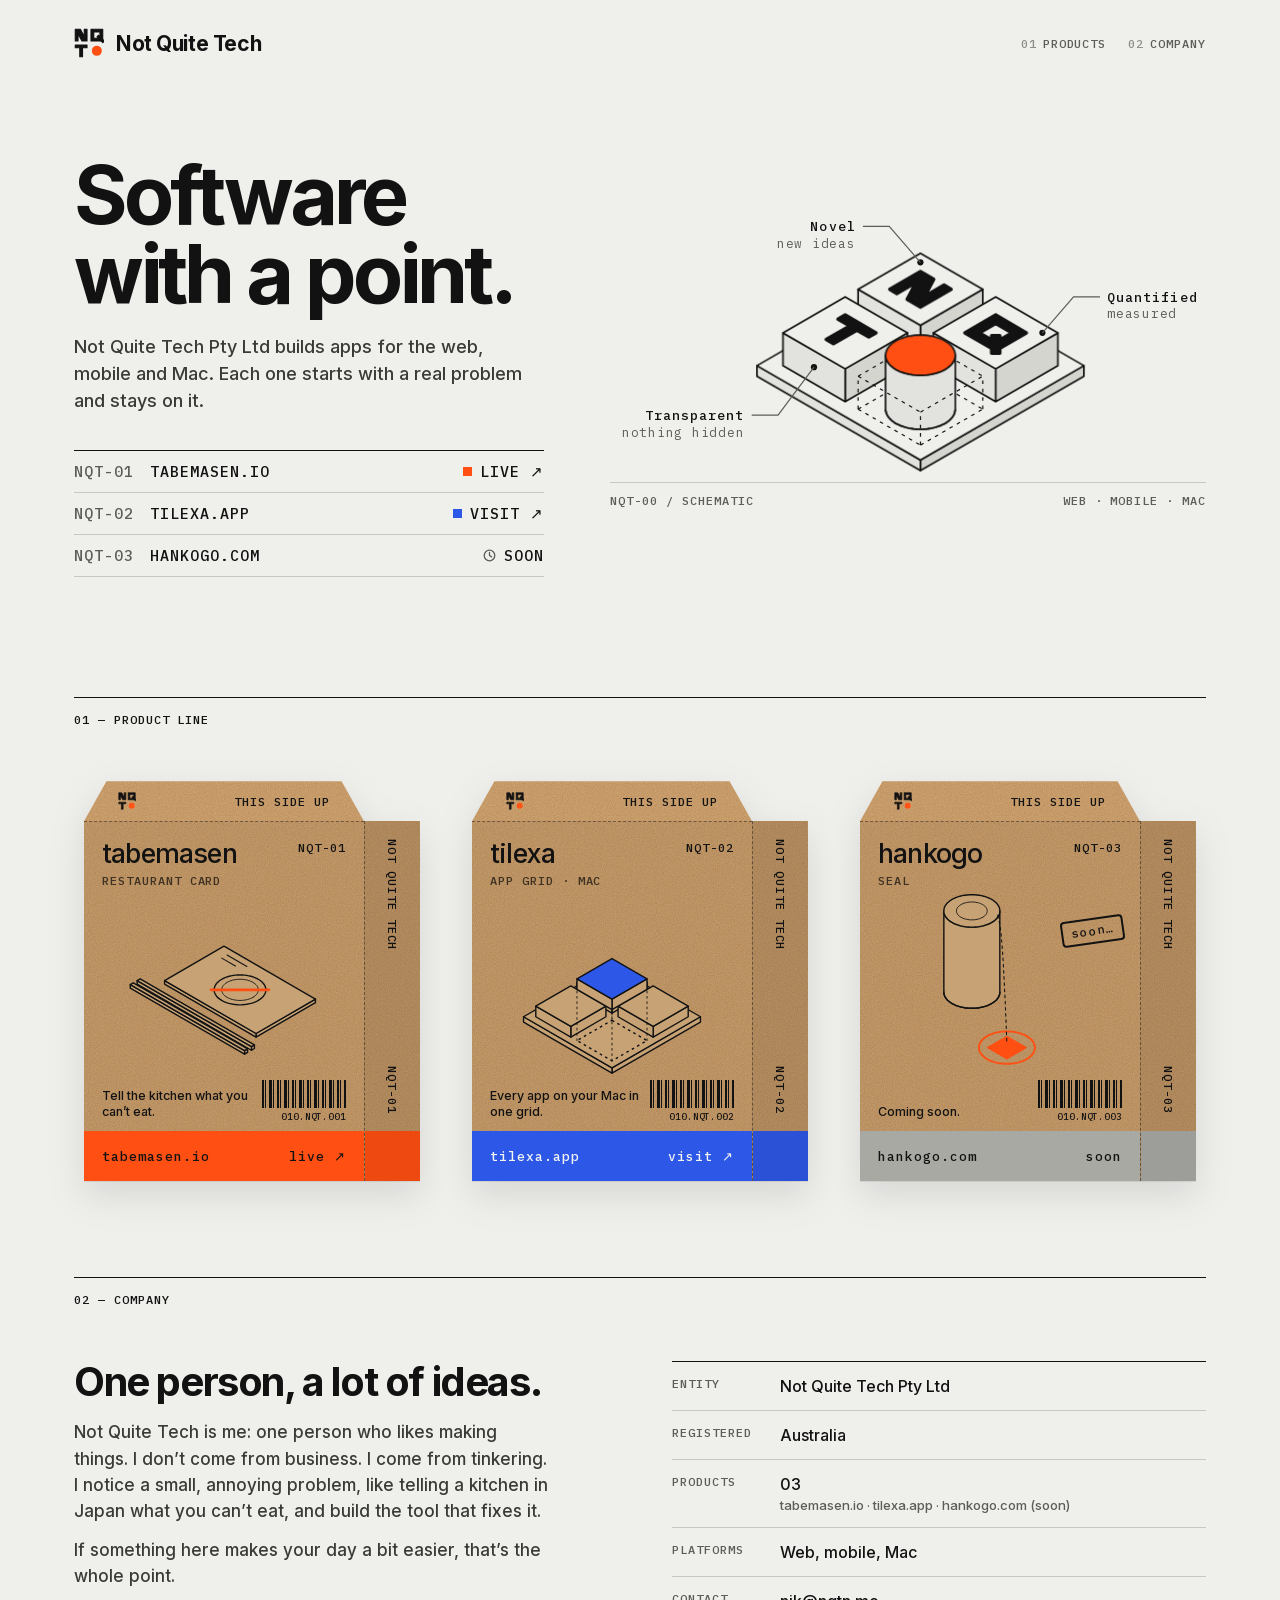
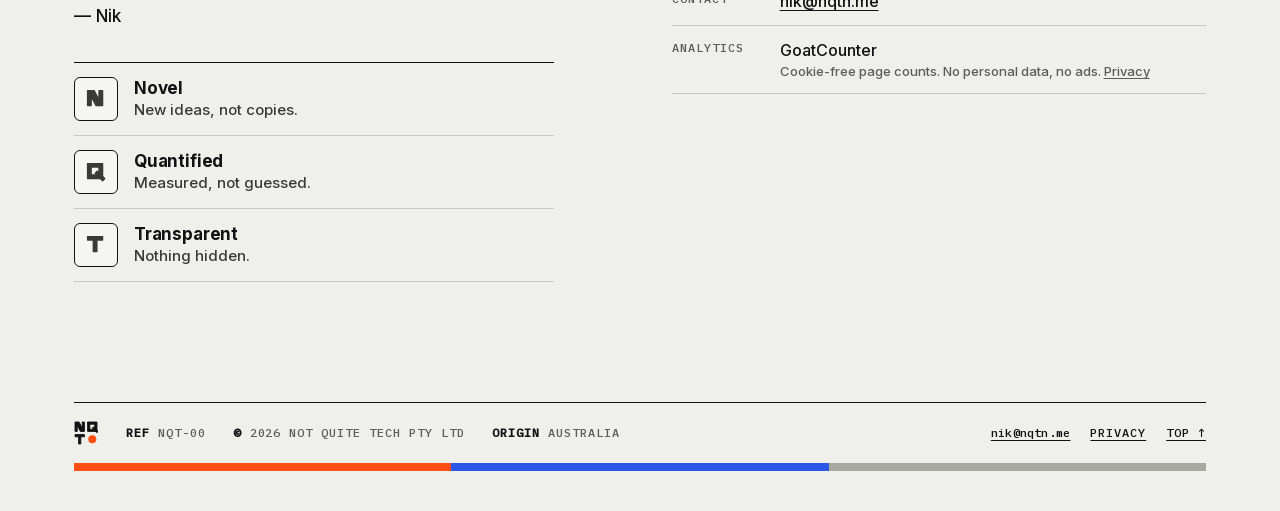
<file: index.html>
<!DOCTYPE html>
<html lang="en-AU">
<head>
  <meta charset="utf-8">
  <meta name="viewport" content="width=device-width, initial-scale=1">
  <title>Not Quite Tech · Software with a point</title>
  <meta name="description" content="Not Quite Tech Pty Ltd is an Australian company building apps for the web, mobile and Mac, including tabemasen, tilexa and hankogo.">
  <link rel="canonical" href="https://nqtn.me/">
  <meta name="theme-color" content="#EFEFEC">
  <link rel="icon" href="assets/img/favicon.svg" type="image/svg+xml">
  <link rel="apple-touch-icon" href="assets/img/apple-touch-icon.png">
  <meta property="og:type" content="website">
  <meta property="og:site_name" content="Not Quite Tech">
  <meta property="og:url" content="https://nqtn.me/">
  <meta property="og:locale" content="en_AU">
  <meta property="og:title" content="Not Quite Tech · Software with a point">
  <meta property="og:description" content="Apps for the web, mobile and Mac. Each one starts with a real problem and stays on it.">
  <meta property="og:image" content="https://nqtn.me/assets/img/og.png">
  <meta property="og:image:width" content="1200">
  <meta property="og:image:height" content="630">
  <meta property="og:image:alt" content="Not Quite Tech homepage: the headline Software with a point, beside a schematic of three lettered blocks and an orange cylinder.">
  <meta name="twitter:card" content="summary_large_image">
  <meta name="twitter:title" content="Not Quite Tech · Software with a point">
  <meta name="twitter:description" content="Apps for the web, mobile and Mac. Each one starts with a real problem and stays on it.">
  <meta name="twitter:image" content="https://nqtn.me/assets/img/og.png">
  <link rel="preload" href="assets/fonts/inter-latin.woff2" as="font" type="font/woff2" crossorigin>
  <link rel="stylesheet" href="assets/css/site.css">
  <script data-goatcounter="https://nqtn.goatcounter.com/count" async src="//gc.zgo.at/count.js"></script>
  <script type="application/ld+json">
  {"@context":"https://schema.org","@graph":[
    {"@type":"Organization","@id":"https://nqtn.me/#org","name":"Not Quite Tech","legalName":"Not Quite Tech Pty Ltd","url":"https://nqtn.me/","logo":{"@type":"ImageObject","url":"https://nqtn.me/assets/img/apple-touch-icon.png","width":180,"height":180},"address":{"@type":"PostalAddress","addressCountry":"AU"},"email":"nik@nqtn.me","founder":{"@type":"Person","name":"Nik"},"description":"Australian company building apps for the web, mobile and Mac."},
    {"@type":"WebSite","@id":"https://nqtn.me/#website","url":"https://nqtn.me/","name":"Not Quite Tech","publisher":{"@id":"https://nqtn.me/#org"},"inLanguage":"en-AU"},
    {"@type":"WebApplication","name":"tabemasen","url":"https://tabemasen.io","description":"A restaurant card that tells the kitchen what you can't eat.","applicationCategory":"LifestyleApplication","operatingSystem":"Web","publisher":{"@id":"https://nqtn.me/#org"}},
    {"@type":"SoftwareApplication","name":"Tilexa","url":"https://tilexa.app","description":"Shows every app on your Mac in one full-screen grid.","applicationCategory":"UtilitiesApplication","operatingSystem":"macOS 26","publisher":{"@id":"https://nqtn.me/#org"}}
  ]}
  </script>
</head>
<body>
<div class="page">

  <header class="top">
    <a class="brand" href="/" aria-label="Not Quite Tech home"><img src="assets/img/mark.svg" alt="" width="30" height="30"><b>Not Quite Tech</b></a>
    <nav class="mono" aria-label="Sections">
      <a href="#products"><span>01</span>Products</a>
      <a href="#company"><span>02</span>Company</a>
    </nav>
  </header>

  <main>
    <section class="hero" id="top">
      <div class="h-text">
        <h1>Software<br>with a point.</h1>
        <p>Not Quite Tech Pty Ltd builds apps for the web, mobile and Mac. Each one starts with a real problem and stays on it.</p>
        <div class="contents mono">
          <a href="https://tabemasen.io"><span class="muted">NQT-01</span><span class="nm2">tabemasen.io</span><span class="st"><i class="sq b1"></i>live ↗</span></a>
          <a href="https://tilexa.app"><span class="muted">NQT-02</span><span class="nm2">tilexa.app</span><span class="st"><i class="sq b2"></i>visit ↗</span></a>
          <span class="row"><span class="muted">NQT-03</span><span>hankogo.com</span><span class="st"><svg class="clk" viewBox="0 0 16 16" aria-hidden="true"><circle cx="8" cy="8" r="6.5" fill="none" stroke="currentColor" stroke-width="1.6"/><path d="M8 4.2V8l2.6 1.7" fill="none" stroke="currentColor" stroke-width="1.6" stroke-linecap="round" stroke-linejoin="round"/></svg>soon</span></span>
        </div>
      </div>
      <figure class="h-art">
        <svg class="schem" viewBox="-29 50 497 222" role="img" aria-labelledby="schem-t"><title id="schem-t">Schematic of the Not Quite Tech mark as three blocks and a cylinder. N: novel, new ideas, not copies. Q: quantified, measured, not guessed. T: transparent, nothing hidden. An orange cylinder stands in the outline of a fourth block.</title><g class="s s-base"><polygon class="fr" points="366.4,187.0 230.0,265.8 230.0,257.0 366.4,178.2"/><polygon class="fl" points="93.6,187.0 230.0,265.8 230.0,257.0 93.6,178.2"/><polygon class="ft" points="230.0,99.5 366.4,178.2 230.0,257.0 93.6,178.2"/></g><g class="s s-b1"><polygon class="fr" points="282.0,142.0 230.0,172.0 230.0,144.5 282.0,114.5"/><polygon class="fl" points="178.0,142.0 230.0,172.0 230.0,144.5 178.0,114.5"/><polygon class="ft" points="230.0,84.5 282.0,114.5 230.0,144.5 178.0,114.5"/><polygon class="lt" fill-rule="evenodd" style="stroke-width:2.89" points="230.0,99.7 241.1,106.1 233.6,120.3 249.7,111.0 255.6,114.5 230.0,129.3 218.9,122.9 226.4,108.7 210.3,118.0 204.4,114.5"/></g><g class="s s-b2"><polygon class="fr" points="344.7,178.2 292.8,208.2 292.8,180.8 344.7,150.8"/><polygon class="fl" points="240.8,178.2 292.8,208.2 292.8,180.8 240.8,150.8"/><polygon class="ft" points="292.8,120.8 344.7,150.8 292.8,180.8 240.8,150.8"/><polygon class="lt" fill-rule="evenodd" style="stroke-width:2.89" points="292.8,135.9 318.4,150.8 292.8,165.6 267.1,150.8 292.8,135.9 292.8,142.9 279.1,150.8 292.8,158.6 306.5,150.8 292.8,142.9"/><polygon class="lt" fill-rule="evenodd" style="stroke-width:2.89" points="289.4,153.1 296.2,153.1 296.2,167.7 289.4,167.7"/></g><g class="s s-b3"><polygon class="fr" points="219.2,178.2 167.2,208.2 167.2,180.8 219.2,150.8"/><polygon class="fl" points="115.3,178.2 167.2,208.2 167.2,180.8 115.3,150.8"/><polygon class="ft" points="167.2,120.8 219.2,150.8 167.2,180.8 115.3,150.8"/><polygon class="lt" fill-rule="evenodd" style="stroke-width:2.89" points="167.2,135.9 192.9,150.8 186.9,154.2 177.0,148.5 157.4,159.9 151.4,156.4 171.1,145.1 161.2,139.4"/></g><g class="s s-ghost"><line class="gh" x1="178.0" y1="214.5" x2="230.0" y2="184.5"/><line class="gh" x1="230.0" y1="184.5" x2="282.0" y2="214.5"/><line class="gh" x1="178.0" y1="187.0" x2="230.0" y2="157.0"/><line class="gh" x1="230.0" y1="157.0" x2="282.0" y2="187.0"/><line class="gh" x1="230.0" y1="184.5" x2="230.0" y2="157.0"/></g><g class="s s-cyl"><polygon class="fl" points="259.1,214.5 259.0,215.6 258.8,216.7 258.5,217.8 258.1,218.8 257.5,219.9 256.9,220.9 256.1,221.9 255.2,222.9 254.2,223.8 253.1,224.7 251.9,225.6 250.6,226.4 249.2,227.1 247.7,227.8 246.2,228.5 244.5,229.0 242.9,229.6 241.1,230.0 239.3,230.4 237.5,230.7 235.7,231.0 233.8,231.2 231.9,231.3 230.0,231.3 228.1,231.3 226.2,231.2 224.3,231.0 222.5,230.7 220.7,230.4 218.9,230.0 217.1,229.6 215.5,229.0 213.8,228.5 212.3,227.8 210.8,227.1 209.4,226.4 208.1,225.6 206.9,224.7 205.8,223.8 204.8,222.9 203.9,221.9 203.1,220.9 202.5,219.9 201.9,218.8 201.5,217.8 201.2,216.7 201.0,215.6 200.9,214.5 200.9,169.5 201.0,170.6 201.2,171.7 201.5,172.8 201.9,173.8 202.5,174.9 203.1,175.9 203.9,176.9 204.8,177.9 205.8,178.8 206.9,179.7 208.1,180.6 209.4,181.4 210.8,182.1 212.3,182.8 213.8,183.5 215.5,184.0 217.1,184.6 218.9,185.0 220.7,185.4 222.5,185.7 224.3,186.0 226.2,186.2 228.1,186.3 230.0,186.3 231.9,186.3 233.8,186.2 235.7,186.0 237.5,185.7 239.3,185.4 241.1,185.0 242.9,184.6 244.5,184.0 246.2,183.5 247.7,182.8 249.2,182.1 250.6,181.4 251.9,180.6 253.1,179.7 254.2,178.8 255.2,177.9 256.1,176.9 256.9,175.9 257.5,174.9 258.1,173.8 258.5,172.8 258.8,171.7 259.0,170.6 259.1,169.5"/><polyline class="ln" points="259.1,214.5 259.0,215.6 258.8,216.7 258.5,217.8 258.1,218.8 257.5,219.9 256.9,220.9 256.1,221.9 255.2,222.9 254.2,223.8 253.1,224.7 251.9,225.6 250.6,226.4 249.2,227.1 247.7,227.8 246.2,228.5 244.5,229.0 242.9,229.6 241.1,230.0 239.3,230.4 237.5,230.7 235.7,231.0 233.8,231.2 231.9,231.3 230.0,231.3 228.1,231.3 226.2,231.2 224.3,231.0 222.5,230.7 220.7,230.4 218.9,230.0 217.1,229.6 215.5,229.0 213.8,228.5 212.3,227.8 210.8,227.1 209.4,226.4 208.1,225.6 206.9,224.7 205.8,223.8 204.8,222.9 203.9,221.9 203.1,220.9 202.5,219.9 201.9,218.8 201.5,217.8 201.2,216.7 201.0,215.6 200.9,214.5"/><polygon class="fo" points="250.6,181.4 248.7,182.4 246.7,183.3 244.5,184.0 242.3,184.7 239.9,185.3 237.5,185.7 235.1,186.0 232.5,186.2 230.0,186.3 227.5,186.2 224.9,186.0 222.5,185.7 220.1,185.3 217.7,184.7 215.5,184.0 213.3,183.3 211.3,182.4 209.4,181.4 207.7,180.3 206.2,179.1 204.8,177.9 203.6,176.6 202.7,175.2 201.9,173.8 201.4,172.4 201.0,171.0 200.9,169.5 201.0,168.0 201.4,166.6 201.9,165.2 202.7,163.8 203.6,162.4 204.8,161.1 206.2,159.9 207.7,158.7 209.4,157.6 211.3,156.6 213.3,155.7 215.5,155.0 217.7,154.3 220.1,153.7 222.5,153.3 224.9,153.0 227.5,152.8 230.0,152.7 232.5,152.8 235.1,153.0 237.5,153.3 239.9,153.7 242.3,154.3 244.5,155.0 246.7,155.7 248.7,156.6 250.6,157.6 252.3,158.7 253.8,159.9 255.2,161.1 256.4,162.4 257.3,163.8 258.1,165.2 258.6,166.6 259.0,168.0 259.1,169.5 259.0,171.0 258.6,172.4 258.1,173.8 257.3,175.2 256.4,176.6 255.2,177.9 253.8,179.1 252.3,180.3 250.6,181.4"/></g><g class="s s-gfront"><line class="gh" x1="178.0" y1="214.5" x2="230.0" y2="244.5"/><line class="gh" x1="230.0" y1="244.5" x2="282.0" y2="214.5"/><line class="gh" x1="178.0" y1="187.0" x2="230.0" y2="217.0"/><line class="gh" x1="230.0" y1="217.0" x2="282.0" y2="187.0"/><line class="gh" x1="282.0" y1="214.5" x2="282.0" y2="187.0"/><line class="gh" x1="230.0" y1="244.5" x2="230.0" y2="217.0"/><line class="gh" x1="178.0" y1="214.5" x2="178.0" y2="187.0"/></g><g class="s s-co"><circle class="dot" cx="331.8" cy="150.8" r="2.6"/><polyline class="ld" points="331.8,150.8 357.8,120.8 379.8,120.8"/><text class="tx" x="385.8" y="124.8" text-anchor="start">Quantified</text><text class="tx2" x="385.8" y="138.8" text-anchor="start">measured</text><circle class="dot" cx="230.0" cy="92.0" r="2.6"/><polyline class="ld" points="230.0,92.0 204.0,62.0 182.0,62.0"/><text class="tx" x="176.0" y="66.0" text-anchor="end">Novel</text><text class="tx2" x="176.0" y="80.0" text-anchor="end">new ideas</text><circle class="dot" cx="141.2" cy="179.5" r="2.6"/><polyline class="ld" points="141.2,179.5 111.2,219.5 89.2,219.5"/><text class="tx" x="83.2" y="223.5" text-anchor="end">Transparent</text><text class="tx2" x="83.2" y="237.5" text-anchor="end">nothing hidden</text></g></svg>
        <figcaption class="mono muted"><span>NQT-00 / schematic</span><span>web · mobile · mac</span></figcaption>
      </figure>
    </section>

    <section class="sec" id="products">
      <div class="sec-head mono"><h2>01 — Product line</h2></div>
      <ul class="boxes">
        <li>
          <a class="box" href="https://tabemasen.io" aria-label="tabemasen.io: tell the kitchen what you can’t eat. Live.">
            <div class="flap kraft" aria-hidden="true"><img src="assets/img/mark.svg" alt=""><span class="mono">this side up</span></div>
            <div class="front kraft">
              <div class="hd"><h3 class="nm">tabemasen</h3><span class="mono">NQT-01</span></div>
              <div class="sub"><span class="mono muted">restaurant card</span></div>
              <div class="art"><img src="assets/img/iso-tabemasen.svg" alt="" width="300" height="220"></div>
              <div class="meta"><p>Tell the kitchen what you can’t eat.</p><div><div class="barcode"></div><div class="code">010.NQT.001</div></div></div>
              <div class="band b1"><b>tabemasen.io</b><b>live ↗</b></div>
            </div>
            <div class="side kraft" aria-hidden="true"><div class="v mono"><span>not quite tech</span><span>NQT-01</span></div><div class="band b1"></div></div>
          </a>
        </li>
        <li>
          <a class="box" href="https://tilexa.app" aria-label="tilexa.app: every app on your Mac in one grid. Coming to the Mac App Store.">
            <div class="flap kraft" aria-hidden="true"><img src="assets/img/mark.svg" alt=""><span class="mono">this side up</span></div>
            <div class="front kraft">
              <div class="hd"><h3 class="nm">tilexa</h3><span class="mono">NQT-02</span></div>
              <div class="sub"><span class="mono muted">app grid · mac</span></div>
              <div class="art"><img src="assets/img/iso-tilexa.svg" alt="" width="300" height="220"></div>
              <div class="meta"><p>Every app on your Mac in one grid.</p><div><div class="barcode"></div><div class="code">010.NQT.002</div></div></div>
              <div class="band b2"><b>tilexa.app</b><b>visit ↗</b></div>
            </div>
            <div class="side kraft" aria-hidden="true"><div class="v mono"><span>not quite tech</span><span>NQT-02</span></div><div class="band b2"></div></div>
          </a>
        </li>
        <li>
          <div class="box" role="group" aria-label="hankogo.com, coming soon">
            <div class="flap kraft" aria-hidden="true"><img src="assets/img/mark.svg" alt=""><span class="mono">this side up</span></div>
            <div class="front kraft">
              <div class="hd"><h3 class="nm">hankogo</h3><span class="mono">NQT-03</span></div>
              <div class="sub"><span class="mono muted">seal</span></div>
              <span class="soon-stamp">soon…</span>
              <div class="art"><img src="assets/img/iso-hankogo.svg" alt="" width="300" height="220"></div>
              <div class="meta"><p>Coming soon.</p><div><div class="barcode"></div><div class="code">010.NQT.003</div></div></div>
              <div class="band b3"><b>hankogo.com</b><b>soon</b></div>
            </div>
            <div class="side kraft" aria-hidden="true"><div class="v mono"><span>not quite tech</span><span>NQT-03</span></div><div class="band b3"></div></div>
          </div>
        </li>
      </ul>
    </section>

    <section class="sec" id="company">
      <div class="sec-head mono"><h2>02 — Company</h2></div>
      <div class="spec">
        <div class="about">
          <h3>One person, a lot of ideas.</h3>
          <p>Not Quite Tech is me: one person who likes making things. I don’t come from business. I come from tinkering. I notice a small, annoying problem, like telling a kitchen in Japan what you can’t eat, and build the tool that fixes it.</p>
          <p>If something here makes your day a bit easier, that’s the whole point.</p>
          <p class="sig">— Nik</p>
          <ol class="principles">
            <li><span class="lt" aria-hidden="true"><svg viewBox="-1 -1 22 22" fill="currentColor" stroke="currentColor" stroke-width="1.6" stroke-linejoin="round"><polygon fill-rule="evenodd" points="0.80,0.80 7.88,0.80 13.37,11.10 13.37,0.80 17.20,0.80 17.20,17.20 10.12,17.20 4.63,6.90 4.63,17.20 0.80,17.20"/></svg></span><span><b>Novel</b>New ideas, not copies.</span></li>
            <li><span class="lt" aria-hidden="true"><svg viewBox="-1 -1 22 22" fill="currentColor" stroke="currentColor" stroke-width="1.6" stroke-linejoin="round"><polygon fill-rule="evenodd" points="0.80,0.80 17.20,0.80 17.20,17.20 0.80,17.20 0.80,0.80 4.63,4.63 4.63,13.37 13.37,13.37 13.37,4.63 4.63,4.63"/><polygon fill-rule="evenodd" points="9.18,11.37 11.37,9.18 19.48,17.29 17.29,19.48"/></svg></span><span><b>Quantified</b>Measured, not guessed.</span></li>
            <li><span class="lt" aria-hidden="true"><svg viewBox="-1 -1 22 22" fill="currentColor" stroke="currentColor" stroke-width="1.6" stroke-linejoin="round"><polygon fill-rule="evenodd" points="0.80,0.80 17.20,0.80 17.20,4.63 10.91,4.63 10.91,17.20 7.09,17.20 7.09,4.63 0.80,4.63"/></svg></span><span><b>Transparent</b>Nothing hidden.</span></li>
          </ol>
        </div>
        <dl>
          <dt class="mono muted">Entity</dt><dd>Not Quite Tech Pty Ltd</dd>
          <dt class="mono muted">Registered</dt><dd>Australia</dd>
          <dt class="mono muted">Products</dt><dd>03<small>tabemasen.io · tilexa.app · hankogo.com (soon)</small></dd>
          <dt class="mono muted">Platforms</dt><dd>Web, mobile, Mac</dd>
          <dt class="mono muted">Contact</dt><dd><a href="mailto:nik@nqtn.me">nik@nqtn.me</a></dd>
          <dt class="mono muted">Analytics</dt><dd>GoatCounter<small>Cookie-free page counts. No personal data, no ads. <a href="privacy.html">Privacy</a></small></dd>
        </dl>
      </div>
    </section>
  </main>

  <footer class="foot mono">
    <div class="foot-body">
      <a class="mark" href="/" aria-label="Not Quite Tech home"><img src="assets/img/mark.svg" alt="" width="24" height="24"></a>
      <div class="rows">
        <span><b>Ref</b> <span class="muted">NQT-00</span></span>
        <span><b>©</b> <span class="muted">2026 Not Quite Tech Pty Ltd</span></span>
        <span><b>Origin</b> <span class="muted">Australia</span></span>
      </div>
      <nav aria-label="Footer"><a href="mailto:nik@nqtn.me">nik@nqtn.me</a><a href="privacy.html">Privacy</a><a href="#top">Top ↑</a></nav>
    </div>
    <div class="tri" aria-hidden="true"><i class="b1"></i><i class="b2"></i><i class="b3"></i></div>
  </footer>

</div>
</body>
</html>
</file>
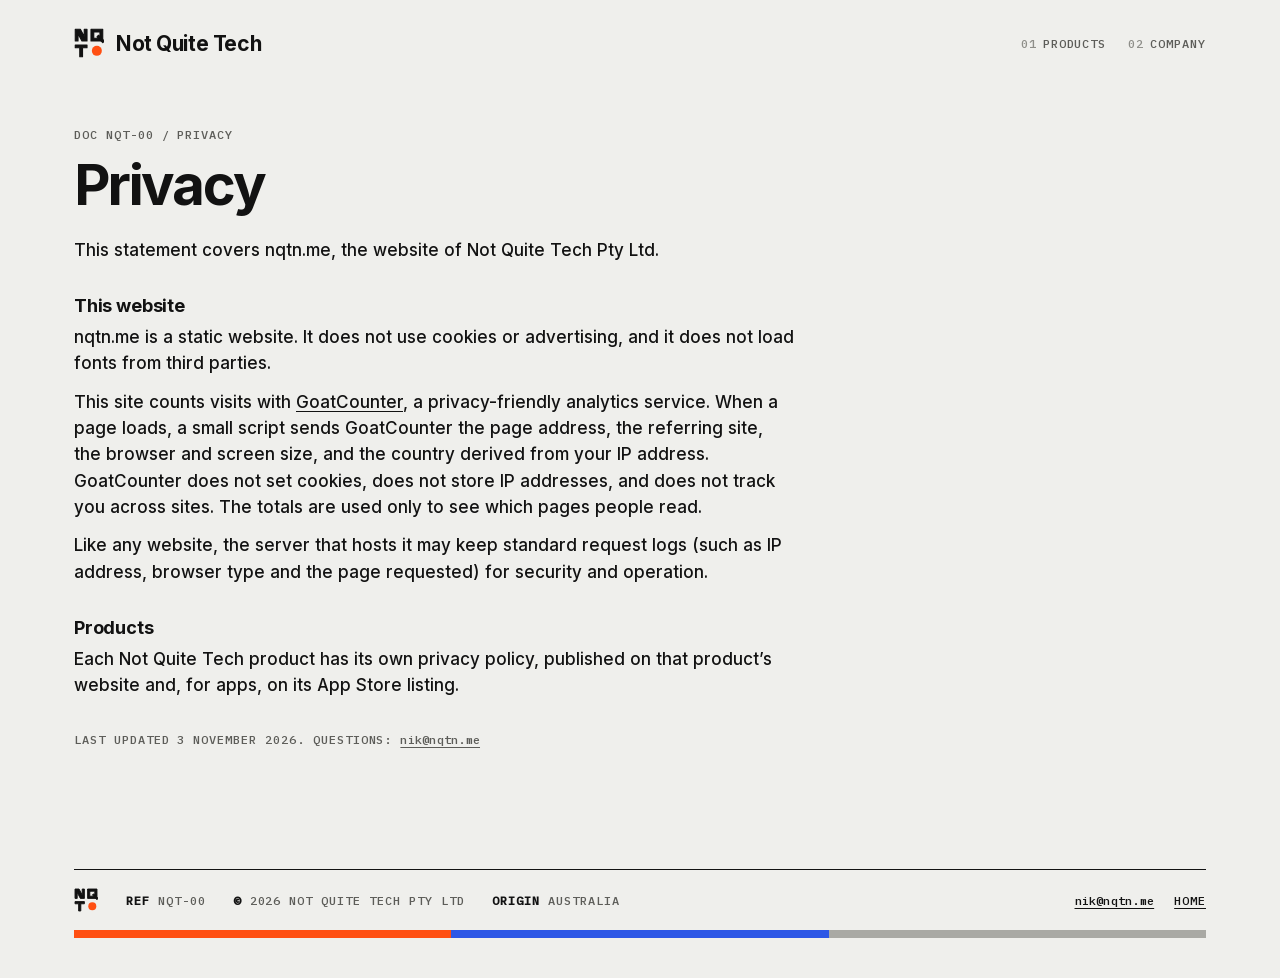
<file: privacy.html>
<!DOCTYPE html>
<html lang="en-AU">
<head>
  <meta charset="utf-8">
  <meta name="viewport" content="width=device-width, initial-scale=1">
  <title>Privacy · Not Quite Tech</title>
  <meta name="description" content="How nqtn.me, the website of Not Quite Tech Pty Ltd, handles your data: no cookies, no ads, cookie-free page counts with GoatCounter.">
  <link rel="canonical" href="https://nqtn.me/privacy.html">
  <meta property="og:type" content="article">
  <meta property="og:site_name" content="Not Quite Tech">
  <meta property="og:url" content="https://nqtn.me/privacy.html">
  <meta property="og:title" content="Privacy · Not Quite Tech">
  <meta property="og:image" content="https://nqtn.me/assets/img/og.png">
  <meta name="twitter:card" content="summary_large_image">
  <meta name="theme-color" content="#EFEFEC">
  <link rel="icon" href="assets/img/favicon.svg" type="image/svg+xml">
  <link rel="apple-touch-icon" href="assets/img/apple-touch-icon.png">
  <link rel="stylesheet" href="assets/css/site.css">
  <script data-goatcounter="https://nqtn.goatcounter.com/count" async src="//gc.zgo.at/count.js"></script>
</head>
<body>
<div class="page">
  <header class="top">
    <a class="brand" href="/" aria-label="Not Quite Tech home"><img src="assets/img/mark.svg" alt="" width="30" height="30"><b>Not Quite Tech</b></a>
    <nav class="mono" aria-label="Sections">
      <a href="/#products"><span>01</span>Products</a>
      <a href="/#company"><span>02</span>Company</a>
    </nav>
  </header>

  <main class="doc">
    <p class="mono muted">Doc NQT-00 / Privacy</p>
    <h1>Privacy</h1>
    <p>This statement covers nqtn.me, the website of Not Quite Tech Pty Ltd.</p>

    <h2>This website</h2>
    <p>nqtn.me is a static website. It does not use cookies or advertising, and it does not load fonts from third parties.</p>
    <p>This site counts visits with <a href="https://www.goatcounter.com">GoatCounter</a>, a privacy-friendly analytics service. When a page loads, a small script sends GoatCounter the page address, the referring site, the browser and screen size, and the country derived from your IP address. GoatCounter does not set cookies, does not store IP addresses, and does not track you across sites. The totals are used only to see which pages people read.</p>
    <p>Like any website, the server that hosts it may keep standard request logs (such as IP address, browser type and the page requested) for security and operation.</p>

    <h2>Products</h2>
    <p>Each Not Quite Tech product has its own privacy policy, published on that product’s website and, for apps, on its App Store listing.</p>

    <p class="mono muted" style="margin-top:32px">Last updated 3 November 2026. Questions: <a href="mailto:nik@nqtn.me">nik@nqtn.me</a></p>
  </main>

  <footer class="foot mono">
    <div class="foot-body">
      <a class="mark" href="/" aria-label="Not Quite Tech home"><img src="assets/img/mark.svg" alt="" width="24" height="24"></a>
      <div class="rows">
        <span><b>Ref</b> <span class="muted">NQT-00</span></span>
        <span><b>©</b> <span class="muted">2026 Not Quite Tech Pty Ltd</span></span>
        <span><b>Origin</b> <span class="muted">Australia</span></span>
      </div>
      <nav aria-label="Footer"><a href="mailto:nik@nqtn.me">nik@nqtn.me</a><a href="/">Home</a></nav>
    </div>
    <div class="tri" aria-hidden="true"><i class="b1"></i><i class="b2"></i><i class="b3"></i></div>
  </footer>
</div>
</body>
</html>
</file>
<file: assets/css/site.css>
/* Not Quite Tech Pty Ltd
   Tokens mirror the Figma file "NQTN — Brand & Website" (collection nqtn/colour). */

@font-face { font-family: "Inter"; src: url("../fonts/inter-latin.woff2") format("woff2"); font-weight: 100 900; font-display: swap; }
@font-face { font-family: "IBM Plex Mono"; src: url("../fonts/plexmono-400-latin.woff2") format("woff2"); font-weight: 400; font-display: swap; }
@font-face { font-family: "IBM Plex Mono"; src: url("../fonts/plexmono-500-latin.woff2") format("woff2"); font-weight: 500; font-display: swap; }

:root {
  --bg: #EFEFEC;
  --alu: #E3E3E0;
  --paper: #F5F5F2;
  --ink: #121212;
  --ink-2: #3A3A37;
  --graphite: #2B2B2A;
  --label: #5C5C58;
  --engrave: #8E8E89;
  --hairline: #C9C9C4;
  --signal: #FF4F12;
  --cobalt: #2D57E6;
  --lime: #C8F031;
  --kraft: #C7A274;
  --kraft-dk: #B48E60;

  --sans: "Inter", system-ui, -apple-system, sans-serif;
  --mono: "IBM Plex Mono", ui-monospace, "SF Mono", Menlo, monospace;

  --noise: url("data:image/svg+xml,%3Csvg xmlns='http://www.w3.org/2000/svg' width='180' height='180'%3E%3Cfilter id='n'%3E%3CfeTurbulence type='fractalNoise' baseFrequency='.9' numOctaves='2' stitchTiles='stitch'/%3E%3CfeColorMatrix values='0 0 0 0 0  0 0 0 0 0  0 0 0 0 0  0 0 0 .55 0'/%3E%3C/filter%3E%3Crect width='180' height='180' filter='url(%23n)'/%3E%3C/svg%3E");
}

*, *::before, *::after { box-sizing: border-box; }
html { -webkit-text-size-adjust: 100%; scroll-behavior: smooth; }
body { margin: 0; background: var(--bg); color: var(--ink); font-family: var(--sans); font-weight: 500; -webkit-font-smoothing: antialiased; }
a { color: inherit; text-decoration: none; }
button { font: inherit; color: inherit; }
:focus-visible { outline: 2px solid var(--signal); outline-offset: 3px; border-radius: 6px; }
img { display: block; max-width: 100%; height: auto; }

.mono { font-family: var(--mono); font-size: 12px; letter-spacing: .08em; text-transform: uppercase; }
.muted { color: var(--label); }
.sr { position: absolute; width: 1px; height: 1px; overflow: hidden; clip: rect(0 0 0 0); white-space: nowrap; }

.page { max-width: 1180px; margin: 0 auto; padding: 0 24px; }

/* ───────── header ───────── */
.top { display: flex; justify-content: space-between; align-items: center; flex-wrap: wrap; gap: 16px; padding: 28px 0; }
.brand { display: flex; align-items: center; gap: 12px; }
.brand img { width: 30px; height: 30px; }
.brand b { font-weight: 700; font-size: 21px; letter-spacing: -.02em; }
.top nav { display: flex; gap: 22px; flex-wrap: wrap; }
.top nav a { color: var(--label); }
.top nav a:hover { color: var(--ink); }
.top nav a span { color: var(--engrave); margin-right: 6px; }

/* ───────── section heads ───────── */
.sec { padding: 96px 0 0; }
.sec-head { display: flex; justify-content: space-between; align-items: baseline; gap: 16px; padding: 14px 0; border-top: 1px solid var(--ink); margin-bottom: 40px; }
.sec-head h2 { margin: 0; font: inherit; }

/* ───────── hero: text + animated schematic, straight on the page ───────── */
.hero { display: grid; grid-template-columns: minmax(0, 1fr) minmax(0, 1.2fr); gap: 32px 40px; align-items: center; padding: 56px 0 24px; }
.h-text h1 { margin: 14px 0 20px; font-size: clamp(42px, 6.4vw, 88px); line-height: .96; letter-spacing: -.048em; font-weight: 700; }
.h-text p { margin: 0; font-size: 18px; line-height: 1.5; max-width: 470px; color: var(--ink-2); }
.contents { margin-top: 36px; border-top: 1.5px solid var(--ink); max-width: 470px; }
.contents a, .contents span.row { display: grid; grid-template-columns: 64px 1fr auto; gap: 12px; align-items: center; padding: 11px 0; border-bottom: 1px solid var(--hairline); font-size: 15px; }
.contents a:hover .nm2 { text-decoration: underline; text-underline-offset: 3px; }
.contents .st { display: flex; align-items: center; gap: 8px; }
.contents .sq { width: 9px; height: 9px; background: var(--bc); }
.contents .clk { width: 13px; height: 13px; color: var(--label); }
.h-art { margin: 0; }
.h-art figcaption { display: flex; justify-content: space-between; gap: 12px; border-top: 1px solid var(--hairline); padding-top: 10px; margin-top: 4px; }
.schem { display: block; width: 100%; height: auto; overflow: visible; }
.schem .ft { fill: var(--bg); } .schem .fl { fill: #E2E2DE; } .schem .fr { fill: #D5D5D0; } .schem .fo { fill: var(--signal); }
.schem polygon { stroke: var(--ink); stroke-width: 1.4; stroke-linejoin: round; }
.schem .ln { fill: none; stroke: var(--ink); stroke-width: 1.4; stroke-linejoin: round; }
.schem .gh { fill: none; stroke: var(--ink); stroke-width: 1; stroke-dasharray: 3 4; }
.schem .dm { stroke: var(--engrave); stroke-width: 1; }
.schem .ld { fill: none; stroke: var(--label); stroke-width: 1; }
.schem .dot { fill: var(--ink); }
.schem .lt { fill: var(--ink); stroke: var(--ink); stroke-linejoin: round; }
.schem .tx { font: 500 11px var(--mono); letter-spacing: .08em; fill: var(--ink); }
.schem .tx2 { font: 400 10.5px var(--mono); letter-spacing: .06em; fill: var(--label); }
/* assembly: plate, three blocks drop in, the slot is traced, the cylinder lands, labels arrive */
@keyframes drop { from { transform: translateY(-46px); opacity: 0; } 60% { opacity: 1; } to { transform: none; opacity: 1; } }
@keyframes land { from { transform: translateY(-120px); opacity: 0; } 30% { opacity: 1; } to { transform: none; opacity: 1; } }
@keyframes fade { from { opacity: 0; } to { opacity: 1; } }
@keyframes march { to { stroke-dashoffset: -14; } }
@keyframes bob { 0%, 60%, 100% { transform: none; animation-timing-function: cubic-bezier(.45,0,.55,1); } 80% { transform: translateY(-14px); animation-timing-function: cubic-bezier(.45,0,.55,1); } }
.schem .s { animation: drop .7s cubic-bezier(.2,.8,.2,1) both; }
.schem .s-base { animation-name: fade; animation-duration: .5s; }
.schem .s-b1 { animation-delay: .25s; } .schem .s-b2 { animation-delay: .45s; } .schem .s-b3 { animation-delay: .65s; }
.schem .s-dim { animation: fade .6s 1s both; }
.schem .s-ghost { animation: fade .4s .95s both; }
.schem .s-ghost .gh, .schem .s-gfront .gh { animation: march 1.2s linear infinite; }
.schem .s-gfront { animation: fade .4s .95s both; }
.schem .s-cyl { animation: land 1.1s 1.2s cubic-bezier(.65,0,.35,1) both, bob 5s 3.2s linear infinite; }
.schem .s-co { animation: fade .6s 2.1s both; }
@media (max-width: 860px) {
  .hero { grid-template-columns: 1fr; padding-top: 24px; }
  .h-art { order: -1; max-width: 520px; }
}

/* ───────── kraft: shared packaging material ───────── */
.kraft { background: var(--noise), var(--kraft); background-blend-mode: soft-light, normal; color: var(--ink); --muted: #3E3122; }
.kraft .muted { color: var(--muted); }
.barcode { width: 84px; height: 28px; background: repeating-linear-gradient(90deg, var(--ink) 0 2px, transparent 2px 3px, var(--ink) 3px 4px, transparent 4px 7px, var(--ink) 7px 10px, transparent 10px 11px, var(--ink) 11px 12px, transparent 12px 15px); }
.code { font: 500 9px/1 var(--mono); letter-spacing: .1em; margin-top: 4px; text-align: right; }
.band { height: 50px; flex: none; display: flex; align-items: center; justify-content: space-between; padding: 0 18px; background: var(--bc); color: var(--bt, var(--ink)); }
.band b { font: 500 13px/1 var(--mono); letter-spacing: .08em; }
.b1 { --bc: var(--signal); }
.b2 { --bc: var(--cobalt); --bt: #F5F5F2; }
.b3 { --bc: #A9A9A4; }

/* ───────── product line: flat kraft boxes (unfolded dielines) ───────── */
.boxes { list-style: none; margin: 0; padding: 0; display: grid; grid-template-columns: repeat(auto-fit, minmax(330px, 1fr)); gap: 48px 32px; }
.boxes li { display: flex; justify-content: center; }
.box { display: grid; grid-template-columns: 280px 56px; grid-template-rows: 40px 360px; width: max-content; transition: transform .25s cubic-bezier(.2,.8,.2,1), filter .25s; filter: drop-shadow(0 1px 0 rgba(0,0,0,.08)) drop-shadow(0 14px 18px rgba(0,0,0,.10)); }
a.box:hover, a.box:focus-visible { transform: translateY(-6px); filter: drop-shadow(0 1px 0 rgba(0,0,0,.08)) drop-shadow(0 22px 26px rgba(0,0,0,.16)); outline: none; }
a.box:focus-visible .front { outline: 2px solid var(--signal); outline-offset: 4px; }
.flap { grid-column: 1; grid-row: 1; clip-path: polygon(8% 0, 92% 0, 100% 100%, 0 100%); border-radius: 12px 12px 0 0; display: flex; align-items: center; justify-content: space-between; padding: 0 34px; filter: brightness(1.06); }
.flap img { width: 18px; height: 18px; }
.front { grid-column: 1; grid-row: 2; position: relative; display: flex; flex-direction: column; overflow: hidden; border-top: 1.5px dashed rgba(18,18,18,.45); }
.side { grid-column: 2; grid-row: 2; display: flex; flex-direction: column; border-left: 1.5px dashed rgba(18,18,18,.45); filter: brightness(.93); }
.side .v { flex: 1; writing-mode: vertical-rl; display: flex; justify-content: space-between; align-items: center; padding: 18px 0; margin: 0 auto; }
.side .band { padding: 0; justify-content: center; }
.front .hd { display: flex; justify-content: space-between; align-items: flex-start; padding: 18px 18px 0; }
.front .nm { margin: 0; font-size: 27px; font-weight: 500; letter-spacing: -.03em; line-height: 1; }
.front .sub { display: flex; gap: 10px; align-items: baseline; padding: 6px 18px 0; }
.front .art { flex: 1; display: grid; place-items: center; padding: 0 8px; min-height: 0; }
.front .art img { width: 100%; height: auto; }
.front .meta { display: flex; justify-content: space-between; align-items: flex-end; padding: 0 18px 10px; gap: 10px; }
.front .meta p { margin: 0; font-size: 12.5px; line-height: 1.35; max-width: 150px; }
.soon-stamp { position: absolute; right: 16px; top: 96px; rotate: -8deg; border: 2px solid var(--ink); border-radius: 4px; padding: 5px 8px; font: 500 12px/1 var(--mono); letter-spacing: .14em; }
@media (max-width: 380px) { .box { grid-template-columns: 260px 44px; } }

/* ───────── company: plain spec sheet ───────── */
.spec { display: grid; grid-template-columns: minmax(0, 1fr) minmax(300px, 1fr); gap: 36px 64px; align-items: start; }
.about p + p { margin-top: 12px; }
.spec dd > a { text-decoration: underline; text-underline-offset: 3px; text-decoration-thickness: 1px; }
.about .sig { margin-top: 14px; font-size: 17px; color: var(--ink); }
.about h3 { margin: 0 0 16px; font-size: clamp(28px, 3.4vw, 40px); letter-spacing: -.035em; line-height: 1.05; }
.about p { margin: 0; font-size: 17px; line-height: 1.55; color: var(--ink-2); max-width: 480px; }
.spec dl { margin: 0; display: grid; grid-template-columns: auto 1fr; border-top: 1.5px solid var(--ink); }
.spec dt, .spec dd { margin: 0; padding: 14px 0; border-bottom: 1px solid var(--hairline); }
.spec dt { padding-right: 28px; }
.spec dd { font-size: 16px; }
.spec dd small { display: block; color: var(--label); font-size: 13px; margin-top: 3px; }
.spec dd small a { text-decoration: underline; text-underline-offset: 2px; }
.principles { list-style: none; margin: 32px 0 0; padding: 0; border-top: 1.5px solid var(--ink); max-width: 480px; }
.principles li { display: grid; grid-template-columns: 44px 1fr; align-items: center; gap: 16px; padding: 14px 0; border-bottom: 1px solid var(--hairline); }
.principles .lt { display: grid; place-items: center; width: 44px; height: 44px; background: var(--paper); border: 1.5px solid var(--ink); border-radius: 6px; }
.principles .lt svg { width: 20px; height: 20px; }
.principles span { font-size: 15px; color: var(--ink-2); }
.principles span b { display: block; font-size: 17px; color: var(--ink); letter-spacing: -.01em; margin-bottom: 2px; }
@media (max-width: 860px) { .spec { grid-template-columns: 1fr; } }

/* ───────── footer ───────── */
.foot { margin-top: 120px; padding-bottom: 40px; }
.foot-body { display: flex; align-items: center; gap: 12px 28px; padding: 18px 0; border-top: 1.5px solid var(--ink); white-space: nowrap; }
.foot .mark { display: flex; flex: none; }
.foot .mark img { width: 24px; height: 24px; }
.foot .rows { display: flex; gap: 28px; flex: 1; }
.foot nav { display: flex; gap: 20px; align-items: center; }
.mono a[href^="mailto"] { text-transform: none; letter-spacing: .02em; }
.foot nav a { text-decoration: underline; text-underline-offset: 3px; text-decoration-thickness: 1px; }
.tri { display: grid; grid-template-columns: 1fr 1fr 1fr; height: 8px; }
.tri i { background: var(--bc); }
@media (max-width: 900px) { .foot-body, .foot .rows { flex-wrap: wrap; } .foot .rows { flex-basis: 100%; order: 2; gap: 6px 20px; } }

/* ───────── text pages ───────── */
.doc { max-width: 720px; margin: 40px 0 0; }
.doc a { text-decoration: underline; text-underline-offset: 3px; }
.doc h1 { margin: 0 0 24px; font-size: clamp(36px, 5vw, 56px); letter-spacing: -.04em; line-height: 1; }
.doc h2 { margin: 32px 0 8px; font-size: 18px; letter-spacing: -.01em; }
.doc p { margin: 0 0 12px; font-size: 17px; line-height: 1.55; }
.doc p.mono { font-size: 12px; }

@media (prefers-reduced-motion: reduce) {
  *, *::before, *::after { animation: none !important; transition: none !important; }
}
</file>
